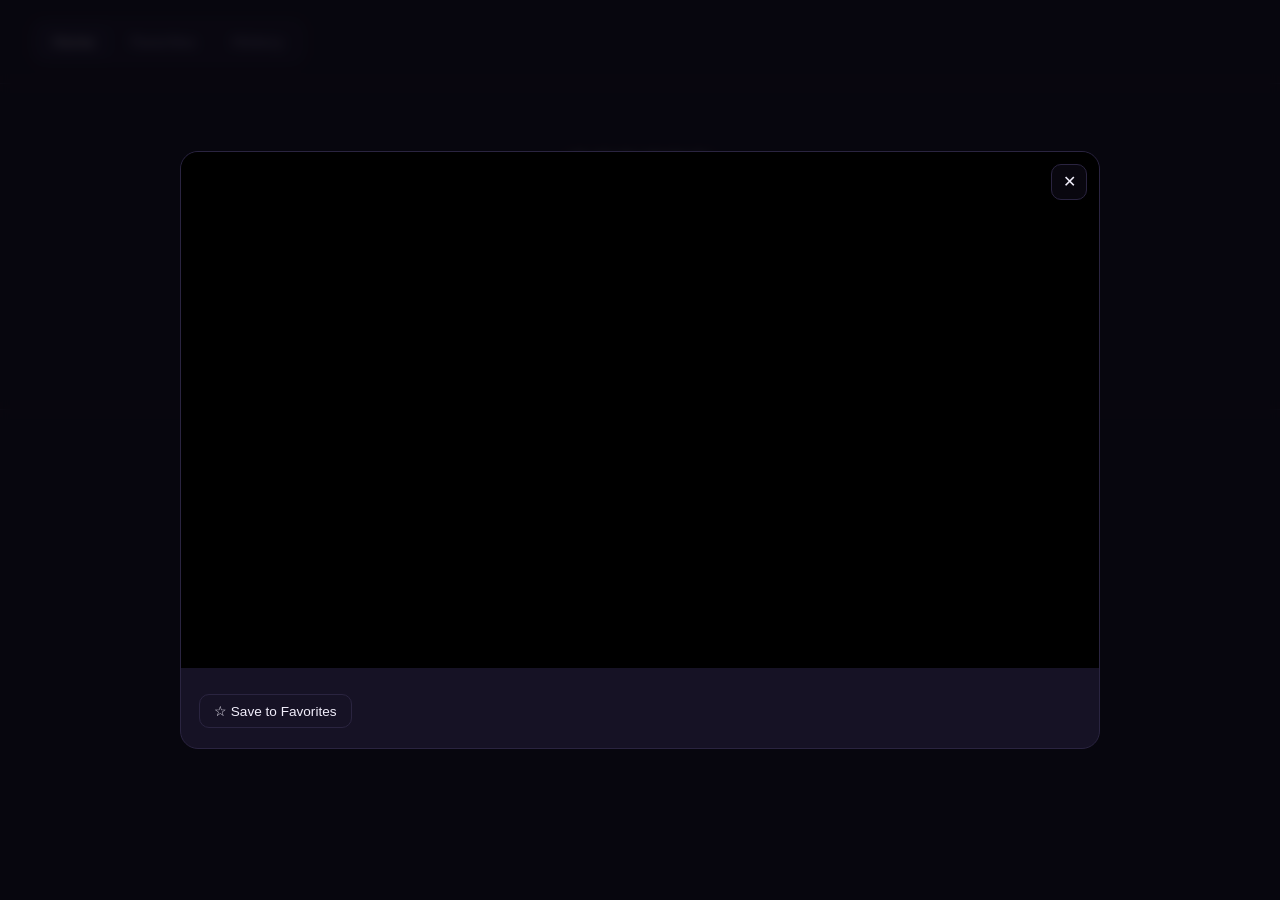
<file: index.html>
<!DOCTYPE html>
<html lang="en">
<head>
<meta charset="UTF-8">
<meta name="viewport" content="width=device-width, initial-scale=1.0">
<title>SODZZO — search every platform at once</title>
<link rel="preconnect" href="https://fonts.googleapis.com">
<link href="https://fonts.googleapis.com/css2?family=Space+Grotesk:wght@500;600;700&family=Inter:wght@400;500;600&family=JetBrains+Mono:wght@500&display=swap" rel="stylesheet">
<link rel="stylesheet" href="styles.css">
</head>
<body>

<div class="circles-bg" aria-hidden="true">
  <span class="circle"></span>
  <span class="circle"></span>
  <span class="circle"></span>
  <span class="circle"></span>
  <span class="circle"></span>
  <span class="circle"></span>
  <span class="circle"></span>
  <span class="circle"></span>
  <span class="circle"></span>
  <span class="circle"></span>
</div>

<header class="topbar">
  <nav class="tabs" role="tablist" aria-label="Sections">
    <button class="tab active" data-tab="home" role="tab" aria-selected="true">Home</button>
    <button class="tab" data-tab="favorites" role="tab" aria-selected="false">Favorites</button>
    <button class="tab" data-tab="history" role="tab" aria-selected="false">History</button>
  </nav>
</header>

<main>

  <section class="search-hero">
    <h1>SODZZO</h1>

    <form id="search-form" class="search-bar" autocomplete="off">
      <svg class="search-icon" viewBox="0 0 24 24" fill="none" aria-hidden="true">
        <circle cx="11" cy="11" r="7" stroke="currentColor" stroke-width="2"/>
        <path d="M21 21L16.65 16.65" stroke="currentColor" stroke-width="2" stroke-linecap="round"/>
      </svg>
      <input id="search-input" type="text" placeholder="Search for anything…" aria-label="Search videos">
      <button type="submit">Search</button>
    </form>

    <div class="platform-pills" role="group" aria-label="Filter by platform">
      <button class="pill active" data-platform="all">All</button>
      <button class="pill" data-platform="youtube">YouTube</button>
      <button class="pill" data-platform="vimeo">Vimeo</button>
      <button class="pill" data-platform="twitch">Twitch</button>
      <button class="pill" data-platform="dailymotion">Dailymotion</button>
    </div>
  </section>

  <section id="status" class="status" hidden></section>

  <section id="results" class="grid" aria-live="polite"></section>

  <section id="empty-state" class="empty-state">
    <h2 id="empty-title"></h2>
    <p id="empty-text"></p>
  </section>

  <footer class="site-footer">
    <p class="footer-note">
      SODZZO is an independent search tool and is not affiliated with, sponsored by,
      or endorsed by YouTube, Vimeo, or Dailymotion. By using SODZZO you also agree to be
      bound by the
      <a href="https://www.youtube.com/t/terms" target="_blank" rel="noopener">YouTube Terms of Service</a>.
    </p>
    <nav class="footer-links" aria-label="Legal and platform links">
      <a href="privacy.html">Privacy Policy</a>
      <span class="footer-sep">·</span>
      <a href="https://www.youtube.com/t/terms" target="_blank" rel="noopener">YouTube Terms</a>
      <span class="footer-sep">·</span>
      <a href="https://vimeo.com/terms" target="_blank" rel="noopener">Vimeo Terms</a>
      <span class="footer-sep">·</span>
      <a href="https://legal.dailymotion.com/en/terms-of-use/" target="_blank" rel="noopener">Dailymotion Terms</a>
    </nav>
  </footer>

</main>

<!-- Player overlay -->
<div id="player-overlay" class="player-overlay" hidden>
  <div class="player-box">
    <button id="player-close" class="player-close" aria-label="Close player">✕</button>
    <div id="player-frame-wrap" class="player-frame-wrap"></div>
    <div class="player-meta">
      <h3 id="player-title"></h3>
      <div class="player-actions">
        <button id="player-favorite" class="ghost-btn">☆ Save to Favorites</button>
        <span id="player-platform-tag" class="tag"></span>
      </div>
    </div>
  </div>
</div>

<!-- Video card template -->
<template id="card-template">
  <article class="card">
    <button class="card-thumb-btn">
      <img class="card-thumb" alt="">
      <span class="card-duration"></span>
      <span class="card-platform-badge"></span>
    </button>
    <div class="card-body">
      <h3 class="card-title"></h3>
      <p class="card-channel"></p>
    </div>
    <button class="card-fav" aria-label="Save to favorites">☆</button>
  </article>
</template>

<script src="config.js"></script>
<script src="app.js"></script>
</body>
</html>
</file>
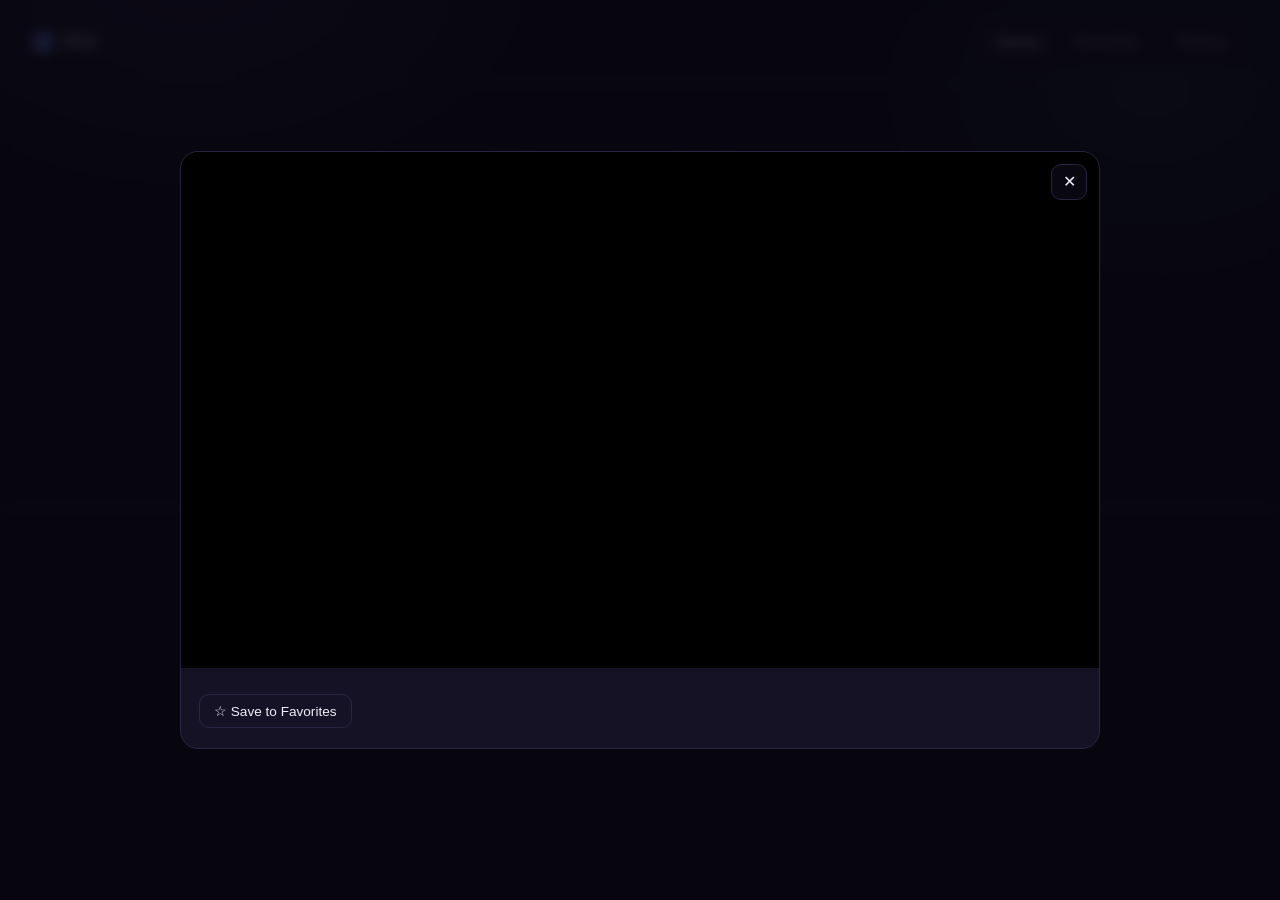
<file: index (3).html>
<!DOCTYPE html>
<html lang="en">
<head>
<meta charset="UTF-8">
<meta name="viewport" content="width=device-width, initial-scale=1.0">
<title>FIVI — search every platform at once</title>
<link rel="preconnect" href="https://fonts.googleapis.com">
<link href="https://fonts.googleapis.com/css2?family=Space+Grotesk:wght@500;600;700&family=Inter:wght@400;500;600&family=JetBrains+Mono:wght@500&display=swap" rel="stylesheet">
<link rel="stylesheet" href="styles.css">
</head>
<body>

<div class="bg-glow"></div>

<header class="topbar">
  <div class="brand">
    <span class="brand-mark"></span>
    <span class="brand-name">FIVI</span>
  </div>

  <nav class="tabs" role="tablist" aria-label="Sections">
    <button class="tab active" data-tab="home" role="tab" aria-selected="true">Home</button>
    <button class="tab" data-tab="favorites" role="tab" aria-selected="false">Favorites</button>
    <button class="tab" data-tab="history" role="tab" aria-selected="false">History</button>
  </nav>
</header>

<main>

  <section class="search-hero">
    <h1>One search bar.<br><span class="accent">Every video platform.</span></h1>
    <p class="sub">YouTube, Vimeo, Twitch and Dailymotion, side by side — no tabs, no accounts.</p>

    <form id="search-form" class="search-bar" autocomplete="off">
      <svg class="search-icon" viewBox="0 0 24 24" fill="none" aria-hidden="true">
        <circle cx="11" cy="11" r="7" stroke="currentColor" stroke-width="2"/>
        <path d="M21 21L16.65 16.65" stroke="currentColor" stroke-width="2" stroke-linecap="round"/>
      </svg>
      <input id="search-input" type="text" placeholder="Search for anything…" aria-label="Search videos">
      <button type="submit">Search</button>
    </form>

    <div class="platform-pills" role="group" aria-label="Filter by platform">
      <button class="pill active" data-platform="all"><span class="dot dot-all"></span>All</button>
      <button class="pill" data-platform="youtube"><span class="dot dot-youtube"></span>YouTube</button>
      <button class="pill" data-platform="vimeo"><span class="dot dot-vimeo"></span>Vimeo</button>
      <button class="pill" data-platform="twitch"><span class="dot dot-twitch"></span>Twitch</button>
      <button class="pill" data-platform="dailymotion"><span class="dot dot-dailymotion"></span>Dailymotion</button>
    </div>
  </section>

  <section id="status" class="status" hidden></section>

  <section id="results" class="grid" aria-live="polite"></section>

  <section id="empty-state" class="empty-state">
    <div class="empty-glyph"></div>
    <h2 id="empty-title">Search to get started</h2>
    <p id="empty-text">Try an artist, a topic, or a channel name — results from every connected platform land here.</p>
  </section>

  <footer class="site-footer">
    <p class="footer-note">
      FIVI is an independent search tool and is not affiliated with, sponsored by,
      or endorsed by YouTube, Vimeo, or Dailymotion. By using FIVI you also agree to be
      bound by the
      <a href="https://www.youtube.com/t/terms" target="_blank" rel="noopener">YouTube Terms of Service</a>.
    </p>
    <nav class="footer-links" aria-label="Legal and platform links">
      <a href="privacy.html">Privacy Policy</a>
      <span class="footer-sep">·</span>
      <a href="https://www.youtube.com/t/terms" target="_blank" rel="noopener">YouTube Terms</a>
      <span class="footer-sep">·</span>
      <a href="https://vimeo.com/terms" target="_blank" rel="noopener">Vimeo Terms</a>
      <span class="footer-sep">·</span>
      <a href="https://legal.dailymotion.com/en/terms-of-use/" target="_blank" rel="noopener">Dailymotion Terms</a>
    </nav>
  </footer>

</main>

<!-- Player overlay -->
<div id="player-overlay" class="player-overlay" hidden>
  <div class="player-box">
    <button id="player-close" class="player-close" aria-label="Close player">✕</button>
    <div id="player-frame-wrap" class="player-frame-wrap"></div>
    <div class="player-meta">
      <h3 id="player-title"></h3>
      <div class="player-actions">
        <button id="player-favorite" class="ghost-btn">☆ Save to Favorites</button>
        <span id="player-platform-tag" class="tag"></span>
      </div>
    </div>
  </div>
</div>

<!-- Video card template -->
<template id="card-template">
  <article class="card">
    <button class="card-thumb-btn">
      <img class="card-thumb" alt="">
      <span class="card-duration"></span>
      <span class="card-platform-badge"></span>
    </button>
    <div class="card-body">
      <h3 class="card-title"></h3>
      <p class="card-channel"></p>
    </div>
    <button class="card-fav" aria-label="Save to favorites">☆</button>
  </article>
</template>

<script src="config.js"></script>
<script src="app.js"></script>
</body>
</html>
</file>
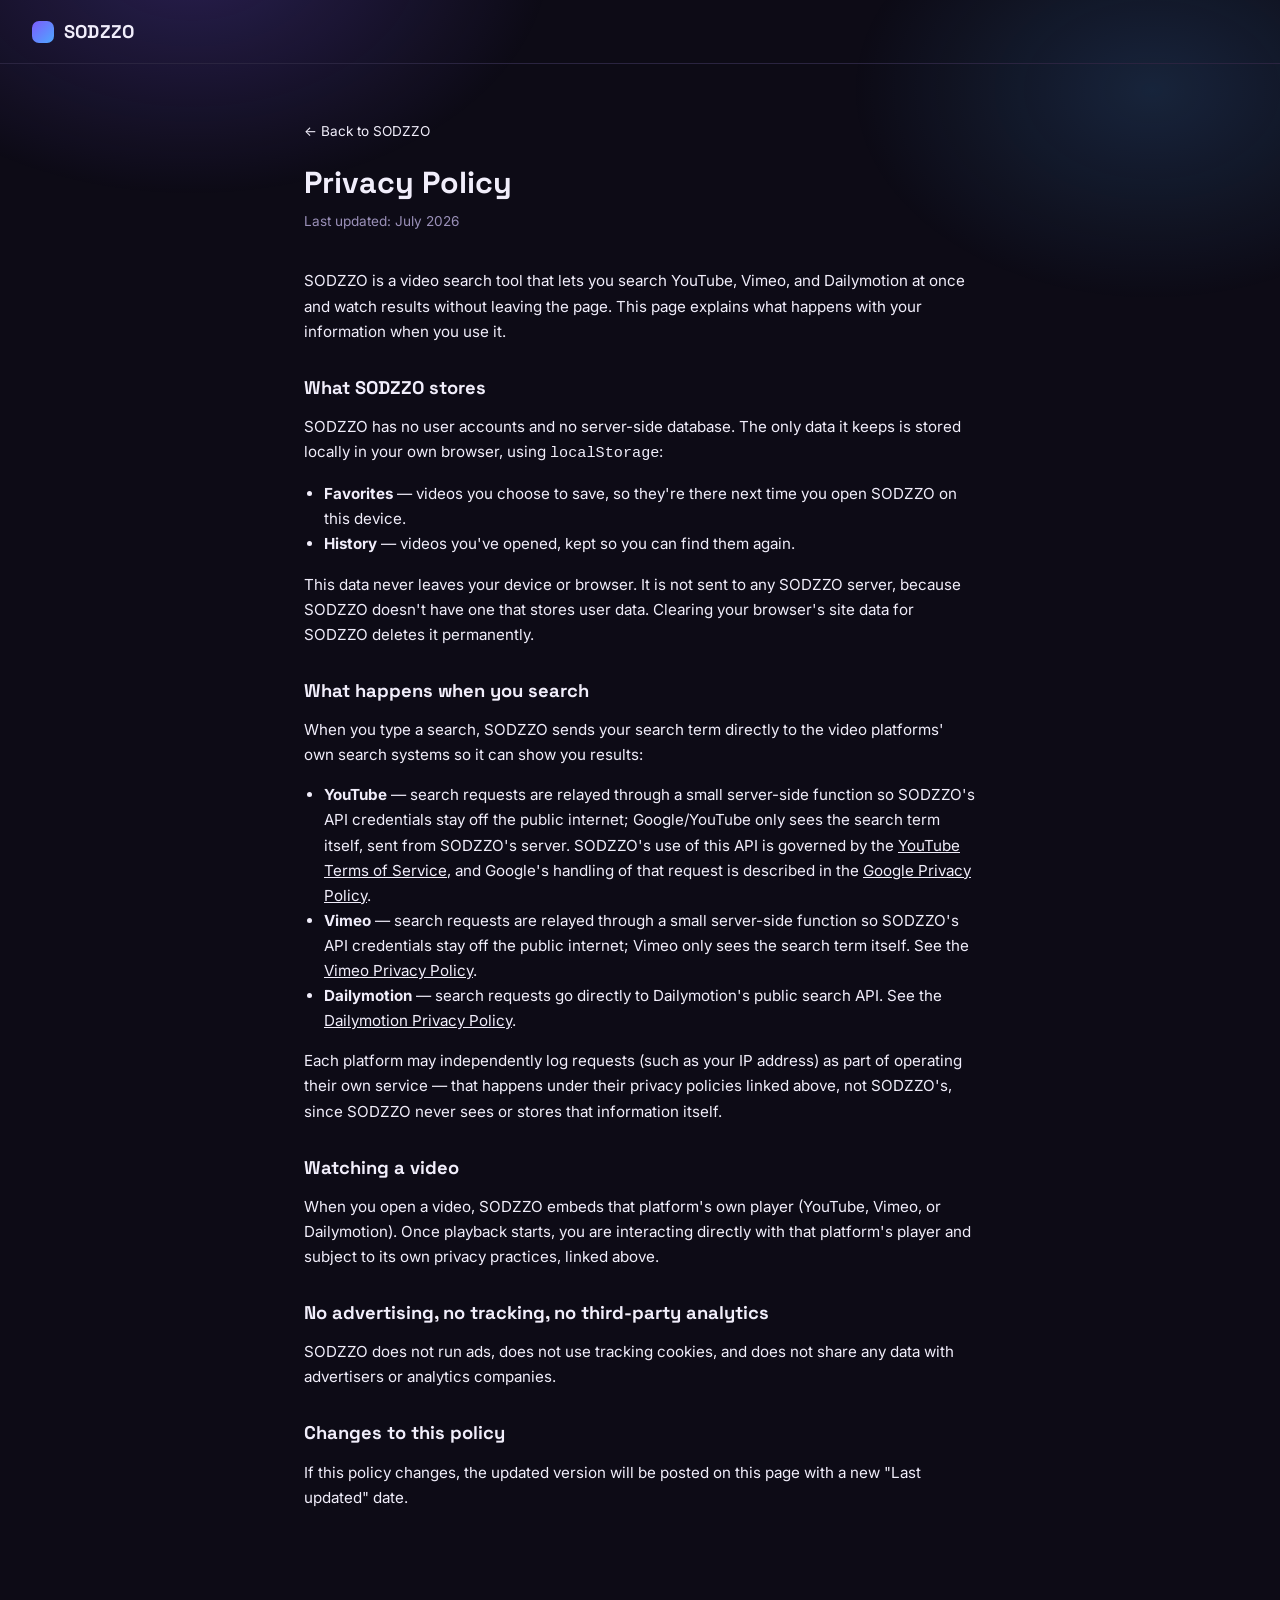
<file: privacy.html>
<!DOCTYPE html>
<html lang="en">
<head>
<meta charset="UTF-8">
<meta name="viewport" content="width=device-width, initial-scale=1.0">
<title>Privacy Policy — SODZZO</title>
<link rel="preconnect" href="https://fonts.googleapis.com">
<link href="https://fonts.googleapis.com/css2?family=Space+Grotesk:wght@500;600;700&family=Inter:wght@400;500;600&family=JetBrains+Mono:wght@500&display=swap" rel="stylesheet">
<link rel="stylesheet" href="styles.css">
<style>
  .legal{ max-width:720px; margin:0 auto; padding:56px 24px 80px; position:relative; z-index:1; }
  .legal h1{ font-family:var(--font-display); font-size:1.9rem; margin:0 0 8px; }
  .legal .updated{ color:var(--muted); font-size:0.85rem; margin:0 0 36px; }
  .legal h2{ font-family:var(--font-display); font-size:1.15rem; margin:32px 0 10px; }
  .legal p, .legal li{ color:var(--text); font-size:0.95rem; line-height:1.65; }
  .legal ul{ padding-left:20px; margin:10px 0; }
  .legal a{ color:var(--red-bright); }
  .back-link{ display:inline-block; margin-bottom:24px; color:var(--muted); font-size:0.85rem; text-decoration:none; }
  .back-link:hover{ color:var(--text); }
</style>
</head>
<body>

<div class="bg-glow"></div>

<header class="topbar">
  <div class="brand">
    <span class="brand-mark"></span>
    <span class="brand-name">SODZZO</span>
  </div>
</header>

<main class="legal">
  <a class="back-link" href="index.html">← Back to SODZZO</a>
  <h1>Privacy Policy</h1>
  <p class="updated">Last updated: July 2026</p>

  <p>
    SODZZO is a video search tool that lets you search YouTube, Vimeo, and Dailymotion
    at once and watch results without leaving the page. This page explains what
    happens with your information when you use it.
  </p>

  <h2>What SODZZO stores</h2>
  <p>
    SODZZO has no user accounts and no server-side database. The only data it keeps
    is stored locally in your own browser, using <code>localStorage</code>:
  </p>
  <ul>
    <li><strong>Favorites</strong> — videos you choose to save, so they're there next time you open SODZZO on this device.</li>
    <li><strong>History</strong> — videos you've opened, kept so you can find them again.</li>
  </ul>
  <p>
    This data never leaves your device or browser. It is not sent to any SODZZO
    server, because SODZZO doesn't have one that stores user data. Clearing your
    browser's site data for SODZZO deletes it permanently.
  </p>

  <h2>What happens when you search</h2>
  <p>
    When you type a search, SODZZO sends your search term directly to the video
    platforms' own search systems so it can show you results:
  </p>
  <ul>
    <li>
      <strong>YouTube</strong> — search requests are relayed through a small server-side
      function so SODZZO's API credentials stay off the public internet; Google/YouTube
      only sees the search term itself, sent from SODZZO's server. SODZZO's use of this
      API is governed by the
      <a href="https://www.youtube.com/t/terms" target="_blank" rel="noopener">YouTube Terms of Service</a>,
      and Google's handling of that request is described in the
      <a href="https://www.google.com/policies/privacy" target="_blank" rel="noopener">Google Privacy Policy</a>.
    </li>
    <li>
      <strong>Vimeo</strong> — search requests are relayed through a small server-side
      function so SODZZO's API credentials stay off the public internet; Vimeo only
      sees the search term itself. See the
      <a href="https://vimeo.com/privacy" target="_blank" rel="noopener">Vimeo Privacy Policy</a>.
    </li>
    <li>
      <strong>Dailymotion</strong> — search requests go directly to Dailymotion's
      public search API. See the
      <a href="https://legal.dailymotion.com/en/privacy-policy/" target="_blank" rel="noopener">Dailymotion Privacy Policy</a>.
    </li>
  </ul>
  <p>
    Each platform may independently log requests (such as your IP address) as part
    of operating their own service — that happens under their privacy policies
    linked above, not SODZZO's, since SODZZO never sees or stores that information itself.
  </p>

  <h2>Watching a video</h2>
  <p>
    When you open a video, SODZZO embeds that platform's own player (YouTube, Vimeo,
    or Dailymotion). Once playback starts, you are interacting directly with that
    platform's player and subject to its own privacy practices, linked above.
  </p>

  <h2>No advertising, no tracking, no third-party analytics</h2>
  <p>
    SODZZO does not run ads, does not use tracking cookies, and does not share any
    data with advertisers or analytics companies.
  </p>

  <h2>Changes to this policy</h2>
  <p>
    If this policy changes, the updated version will be posted on this page with a
    new "Last updated" date.
  </p>
</main>

</body>
</html>
</file>
<file: styles.css>
:root{
  --bg:#0d0b16;
  --panel:#161225;
  --panel-2:#1d1830;
  --border:#2a2440;
  --text:#f1eefb;
  --muted:#9a90b8;
  --violet:#7c5cfc;
  --blue:#4ea8ff;
  --youtube:#ff5470;
  --vimeo:#4ecdc4;
  --twitch:#a78bfa;
  --dailymotion:#ffb347;

  --font-display:'Space Grotesk', sans-serif;
  --font-body:'Inter', sans-serif;
  --font-mono:'JetBrains Mono', monospace;
}

*{box-sizing:border-box;}
html,body{margin:0;padding:0;}

body{
  background:var(--bg);
  color:var(--text);
  font-family:var(--font-body);
  min-height:100vh;
  position:relative;
  overflow-x:hidden;
}

.bg-glow{
  position:fixed;
  inset:0;
  z-index:0;
  background:
    radial-gradient(600px 400px at 15% -5%, rgba(124,92,252,0.25), transparent 60%),
    radial-gradient(500px 350px at 90% 10%, rgba(78,168,255,0.16), transparent 60%);
  pointer-events:none;
}

@media (prefers-reduced-motion: no-preference){
  .bg-glow{ animation:drift 18s ease-in-out infinite alternate; }
}
@keyframes drift{
  from{ opacity:0.85; }
  to{ opacity:1; transform:translateY(10px); }
}

header,main,.player-overlay{ position:relative; z-index:1; }

/* ---------- Topbar ---------- */
.topbar{
  display:flex;
  align-items:center;
  justify-content:space-between;
  padding:20px 32px;
  border-bottom:1px solid var(--border);
}
.brand{ display:flex; align-items:center; gap:10px; }
.brand-mark{
  width:22px; height:22px; border-radius:7px;
  background:linear-gradient(135deg, var(--violet), var(--blue));
  display:inline-block;
}
.brand-name{
  font-family:var(--font-display);
  font-weight:700;
  font-size:1.15rem;
  letter-spacing:0.01em;
}
.tabs{ display:flex; gap:4px; background:var(--panel); padding:4px; border-radius:12px; border:1px solid var(--border); }
.tab{
  background:transparent; border:none; color:var(--muted);
  font-family:var(--font-body); font-weight:600; font-size:0.9rem;
  padding:8px 16px; border-radius:9px; cursor:pointer;
  transition:background .15s ease, color .15s ease;
}
.tab:hover{ color:var(--text); }
.tab.active{ background:var(--panel-2); color:var(--text); }

/* ---------- Hero / search ---------- */
.search-hero{
  max-width:760px;
  margin:64px auto 32px;
  padding:0 24px;
  text-align:center;
}
.search-hero h1{
  font-family:var(--font-display);
  font-size:2.4rem;
  line-height:1.2;
  font-weight:700;
  margin:0 0 12px;
}
.accent{
  background:linear-gradient(90deg, var(--violet), var(--blue));
  -webkit-background-clip:text;
  background-clip:text;
  color:transparent;
}
.sub{ color:var(--muted); font-size:1rem; margin:0 0 32px; }

.search-bar{
  display:flex;
  align-items:center;
  gap:10px;
  background:var(--panel);
  border:1px solid var(--border);
  border-radius:14px;
  padding:6px 8px 6px 16px;
  transition:border-color .15s ease, box-shadow .15s ease;
}
.search-bar:focus-within{
  border-color:var(--violet);
  box-shadow:0 0 0 3px rgba(124,92,252,0.18);
}
.search-icon{ width:18px; height:18px; color:var(--muted); flex-shrink:0; }
.search-bar input{
  flex:1;
  background:transparent;
  border:none;
  outline:none;
  color:var(--text);
  font-family:var(--font-body);
  font-size:1rem;
  padding:10px 0;
}
.search-bar input::placeholder{ color:var(--muted); }
.search-bar button{
  background:linear-gradient(90deg, var(--violet), var(--blue));
  border:none;
  color:#0d0b16;
  font-family:var(--font-body);
  font-weight:600;
  font-size:0.9rem;
  padding:10px 20px;
  border-radius:10px;
  cursor:pointer;
  transition:opacity .15s ease;
}
.search-bar button:hover{ opacity:0.88; }

.platform-pills{
  display:flex;
  flex-wrap:wrap;
  justify-content:center;
  gap:8px;
  margin-top:20px;
}
.pill{
  display:flex; align-items:center; gap:7px;
  background:var(--panel);
  border:1px solid var(--border);
  color:var(--muted);
  font-family:var(--font-mono);
  font-size:0.78rem;
  letter-spacing:0.02em;
  padding:7px 14px;
  border-radius:999px;
  cursor:pointer;
  transition:border-color .15s ease, color .15s ease, background .15s ease;
}
.pill:hover{ color:var(--text); }
.pill.active{
  color:var(--text);
  background:var(--panel-2);
  border-color:var(--violet);
  box-shadow:0 0 0 3px rgba(124,92,252,0.14);
}
.dot{ width:8px; height:8px; border-radius:50%; display:inline-block; }
.dot-all{ background:conic-gradient(var(--youtube),var(--vimeo),var(--twitch),var(--dailymotion)); }
.dot-youtube{ background:var(--youtube); }
.dot-vimeo{ background:var(--vimeo); }
.dot-twitch{ background:var(--twitch); }
.dot-dailymotion{ background:var(--dailymotion); }

/* ---------- Status / empty state ---------- */
.status{
  max-width:760px; margin:0 auto 8px; padding:0 24px;
  color:var(--muted); font-size:0.9rem; text-align:center;
}
.empty-state{
  max-width:420px;
  margin:64px auto;
  text-align:center;
  color:var(--muted);
}
.empty-glyph{
  width:56px; height:56px; margin:0 auto 18px;
  border-radius:16px;
  background:linear-gradient(135deg, rgba(124,92,252,0.25), rgba(78,168,255,0.18));
  border:1px solid var(--border);
}
.empty-state h2{ font-family:var(--font-display); color:var(--text); font-size:1.15rem; margin:0 0 6px; }
.empty-state p{ font-size:0.92rem; margin:0; }

/* ---------- Grid & cards ---------- */
.grid{
  display:grid;
  grid-template-columns:repeat(auto-fill, minmax(260px, 1fr));
  gap:20px;
  max-width:1280px;
  margin:0 auto;
  padding:0 32px 64px;
}
.card{
  background:var(--panel);
  border:1px solid var(--border);
  border-radius:16px;
  overflow:hidden;
  display:flex;
  flex-direction:column;
  position:relative;
  transition:border-color .15s ease, transform .15s ease;
}
.card:hover{ border-color:var(--violet); transform:translateY(-2px); }

.card-thumb-btn{
  border:none; padding:0; margin:0; cursor:pointer;
  position:relative;
  aspect-ratio:16/9;
  width:100%;
  background:var(--panel-2);
}
.card-thumb{ width:100%; height:100%; object-fit:cover; display:block; }
.card-duration{
  position:absolute; right:8px; bottom:8px;
  background:rgba(13,11,22,0.85);
  color:var(--text);
  font-family:var(--font-mono);
  font-size:0.72rem;
  padding:2px 6px;
  border-radius:6px;
}
.card-platform-badge{
  position:absolute; left:8px; top:8px;
  font-family:var(--font-mono);
  font-size:0.68rem;
  padding:3px 8px;
  border-radius:999px;
  color:#0d0b16;
  font-weight:600;
  text-transform:uppercase;
}
.card-body{ padding:12px 14px 14px; flex:1; }
.card-title{
  font-family:var(--font-body);
  font-weight:600;
  font-size:0.92rem;
  line-height:1.35;
  margin:0 0 6px;
  display:-webkit-box;
  -webkit-line-clamp:2;
  -webkit-box-orient:vertical;
  overflow:hidden;
}
.card-channel{ color:var(--muted); font-size:0.8rem; margin:0; }
.card-fav{
  position:absolute; top:10px; right:10px;
  width:30px; height:30px;
  border-radius:8px;
  border:1px solid var(--border);
  background:rgba(13,11,22,0.75);
  color:var(--text);
  cursor:pointer;
  font-size:0.95rem;
  display:none;
  align-items:center; justify-content:center;
}
.card-thumb-btn:hover ~ .card-fav,
.card-fav:hover,
.card-fav.saved{ display:flex; }
.card-fav.saved{ color:#ffd166; border-color:#ffd166; }

/* ---------- Player overlay ---------- */
.player-overlay{
  position:fixed; inset:0; z-index:50;
  background:rgba(8,6,14,0.85);
  backdrop-filter:blur(6px);
  display:flex; align-items:center; justify-content:center;
  padding:24px;
}
.player-box{
  width:100%; max-width:920px;
  background:var(--panel);
  border:1px solid var(--border);
  border-radius:18px;
  overflow:hidden;
  position:relative;
}
.player-close{
  position:absolute; top:12px; right:12px; z-index:2;
  width:36px; height:36px; border-radius:10px;
  background:rgba(13,11,22,0.7);
  border:1px solid var(--border);
  color:var(--text);
  cursor:pointer;
  font-size:1rem;
}
.player-frame-wrap{ aspect-ratio:16/9; width:100%; background:#000; }
.player-frame-wrap iframe{ width:100%; height:100%; border:none; display:block; }
.player-meta{ padding:16px 18px 20px; display:flex; flex-direction:column; gap:10px; }
.player-meta h3{ font-family:var(--font-display); font-size:1.05rem; margin:0; }
.player-actions{ display:flex; align-items:center; justify-content:space-between; }
.ghost-btn{
  background:transparent; border:1px solid var(--border); color:var(--text);
  padding:8px 14px; border-radius:10px; cursor:pointer; font-size:0.85rem;
}
.ghost-btn:hover{ border-color:var(--violet); }
.tag{
  font-family:var(--font-mono); font-size:0.7rem; text-transform:uppercase;
  padding:4px 10px; border-radius:999px; color:#0d0b16; font-weight:600;
}

/* ---------- Responsive ---------- */
@media (max-width:640px){
  .topbar{ padding:16px; flex-direction:column; gap:12px; }
  .search-hero{ margin:36px auto 24px; }
  .search-hero h1{ font-size:1.7rem; }
  .grid{ padding:0 16px 48px; grid-template-columns:repeat(auto-fill, minmax(150px, 1fr)); gap:14px; }
}

/* ---------- Footer ---------- */
.site-footer{
  max-width:1280px;
  margin:0 auto;
  padding:24px 32px 40px;
  border-top:1px solid var(--border);
  text-align:center;
}
.footer-note{
  color:var(--muted);
  font-size:0.8rem;
  max-width:640px;
  margin:0 auto 12px;
  line-height:1.5;
}
.footer-note a{ color:var(--muted); text-decoration:underline; }
.footer-note a:hover{ color:var(--text); }
.footer-links{
  display:flex;
  justify-content:center;
  align-items:center;
  gap:8px;
  flex-wrap:wrap;
  font-family:var(--font-mono);
  font-size:0.75rem;
}
.footer-links a{ color:var(--muted); text-decoration:none; }
.footer-links a:hover{ color:var(--violet); }
.footer-sep{ color:var(--border); }

:focus-visible{ outline:2px solid var(--blue); outline-offset:2px; }
</file>
